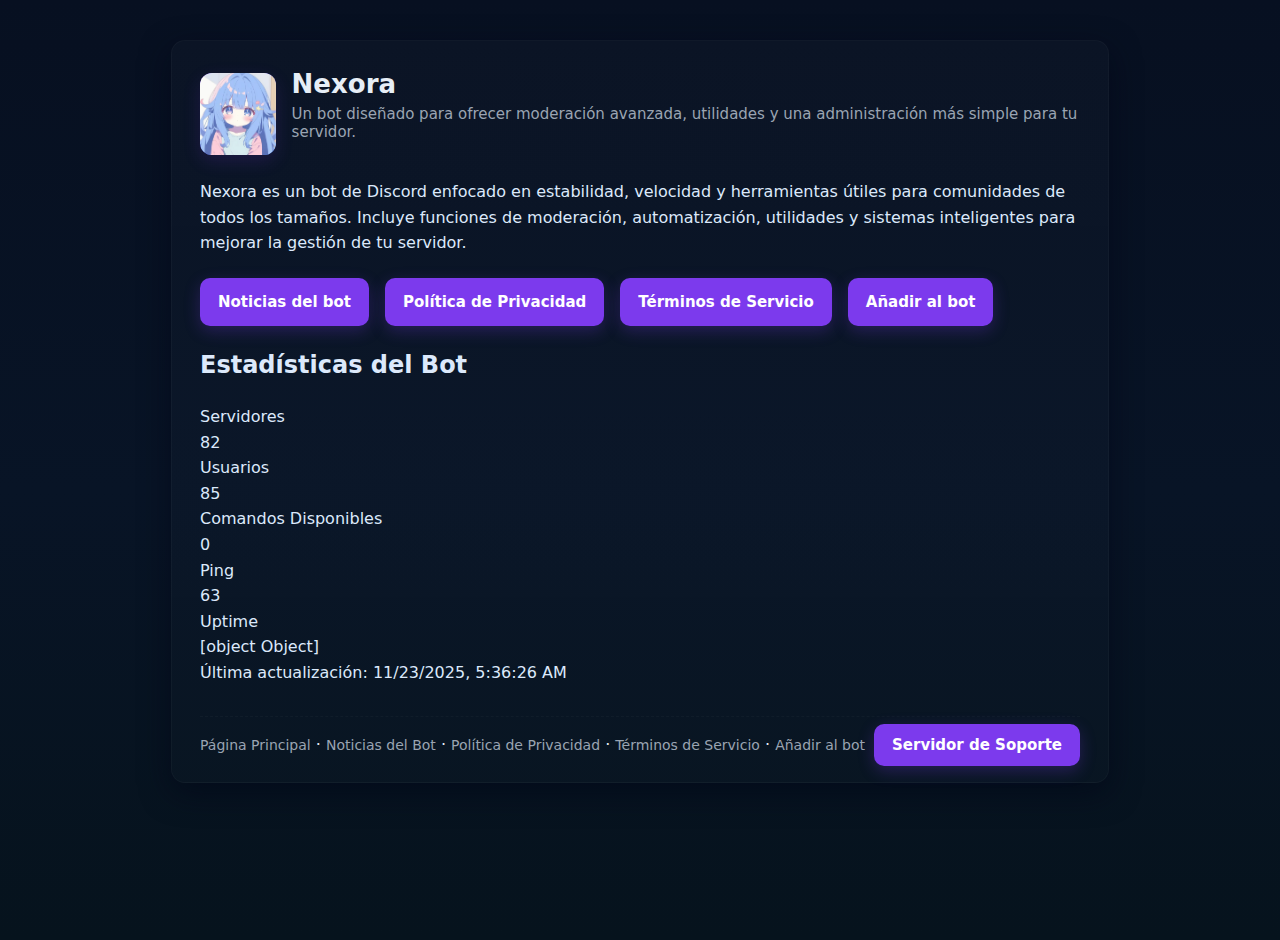
<file: docs/index.html>
<!doctype html>
<html lang="es">
<head>
  <meta charset="utf-8">
  <meta name="viewport" content="width=device-width,initial-scale=1">
  <title>Nexora — Página Principal</title>
  <link rel="icon" type="image/x-icon" href="logo.ico" />
  <link rel="stylesheet" href="css/styles.css" />
  <meta property="og:title" content="Nexora - Pagina Principal">
  <meta name="og:description" content="Un bot diseñado para ofrecer moderación avanzada, utilidades y una administración más simple para tu servidor.">
  <meta property="og:description" content="Nexora es un bot de Discord enfocado en estabilidad, velocidad y herramientas útiles para comunidades de todos los tamaños. Incluye funciones de moderación, automatización, utilidades y sistemas inteligentes para mejorar la gestión de tu servidor.">
  <meta property="og:image" content="logo.ico">
</head>
<body>
  <div class="wrap">

    <header>
      <div class="logo">
        <img src="logo.png" alt="Nexora Logo">
      </div>
      <div>
        <h1><strong>Nexora</strong></h1>
        <p class="lead">Un bot diseñado para ofrecer moderación avanzada, utilidades y una administración más simple para tu servidor.</p>
      </div>
    </header>

    <main>
      <p>
        Nexora es un bot de Discord enfocado en estabilidad, velocidad y herramientas útiles para comunidades de todos los tamaños.  
        Incluye funciones de moderación, automatización, utilidades y sistemas inteligentes para mejorar la gestión de tu servidor.
      </p>

      <div class="buttons">
        <a class="btn" href="news.html">Noticias del bot</a>
        <a class="btn" href="privacy.html">Política de Privacidad</a>
        <a class="btn" href="terms.html">Términos de Servicio</a>
        <a class="btn" href="https://discord.com/oauth2/authorize?client_id=1391170704573206650">Añadir al bot</a>
      </div>

      <!-- 📌 BLOQUE DE ESTADÍSTICAS -->
      <section class="stats-section">
        <h2>Estadísticas del Bot</h2>
        <div id="stats-container" class="stats-grid">
          <!-- Se rellena automáticamente por stats.js -->
        </div>
      </section>

    </main>

    <footer>
      <div>
        <a href="index.html" class="link">Página Principal</a> ·
        <a href="news.html" class="link">Noticias del Bot</a> ·
        <a href="privacy.html" class="link">Política de Privacidad</a> ·
        <a href="terms.html" class="link">Términos de Servicio</a> ·
        <a href="https://discord.com/oauth2/authorize?client_id=1391170704573206650" class="link">Añadir al bot</a>
      </div>
      <div>
        <a class="btn" href="https://discord.gg/NZQE5EHsvh">Servidor de Soporte</a>
      </div>
    </footer>

  </div>

  <script src="scripts/stats.js"></script>
</body>
</html>
</file>
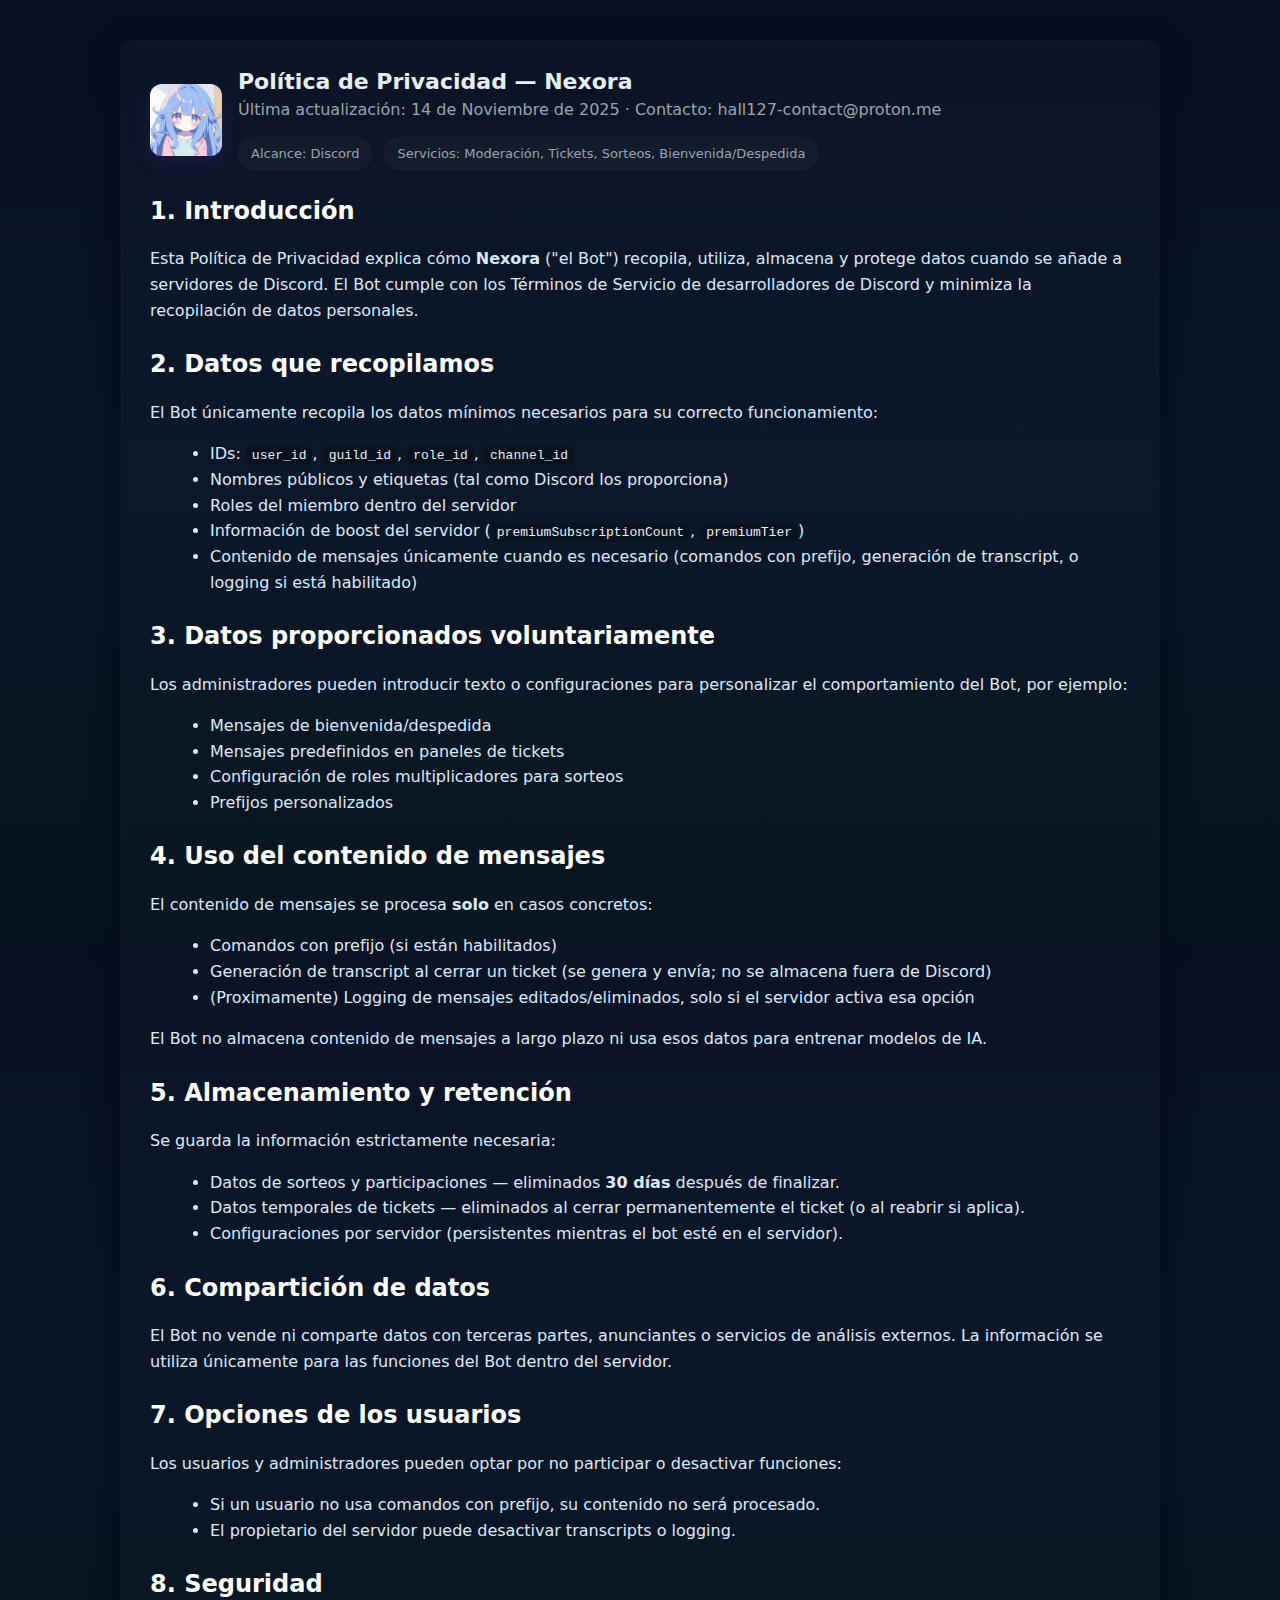
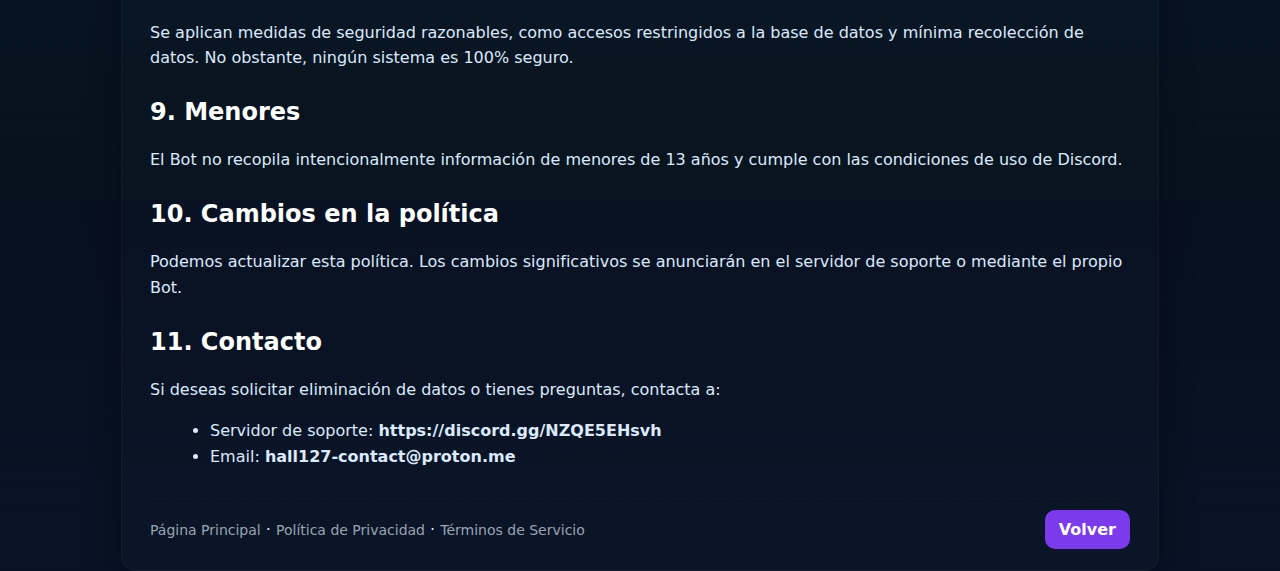
<file: docs/privacy.html>
<!doctype html>
<html lang="es">
<head>
  <meta charset="utf-8">
  <meta name="viewport" content="width=device-width,initial-scale=1">
  <title>Política de Privacidad — Nexora</title>
  <link rel="icon" type="image/x-icon" href="logo.ico" />
  <link rel="stylesheet" href="style.css" />
  <meta property="og:title" content="Nexora - Política de privacidad">
  <meta name="og:description" content="Un bot diseñado para ofrecer moderación avanzada, utilidades y una administración más simple para tu servidor.">
  <meta property="og:description" content="Nexora es un bot de Discord enfocado en estabilidad, velocidad y herramientas útiles para comunidades de todos los tamaños. Incluye funciones de moderación, automatización, utilidades y sistemas inteligentes para mejorar la gestión de tu servidor.">
  <meta property="og:image" content="logo.ico">
</head>
<body>
  <div class="wrap">
    <header>
      <div class="logo">
        <img src="logo.png" alt="Nexora Logo">
      </div>
      <div>
        <h1>Política de Privacidad — <strong>Nexora</strong></h1>
        <p class="lead">Última actualización: <span id="updated">14 de Noviembre de 2025</span> · Contacto: <span id="contact">hall127-contact@proton.me</span></p>
        <div class="meta">
          <div class="pill">Alcance: Discord</div>
          <div class="pill">Servicios: Moderación, Tickets, Sorteos, Bienvenida/Despedida</div>
        </div>
      </div>
    </header>

    <main>
      <section>
        <h2>1. Introducción</h2>
        <p>Esta Política de Privacidad explica cómo <strong>Nexora</strong> ("el Bot") recopila, utiliza, almacena y protege datos cuando se añade a servidores de Discord. El Bot cumple con los Términos de Servicio de desarrolladores de Discord y minimiza la recopilación de datos personales.</p>
      </section>

      <section>
        <h2>2. Datos que recopilamos</h2>
        <p>El Bot únicamente recopila los datos mínimos necesarios para su correcto funcionamiento:</p>
        <ul>
          <li>IDs: <code>user_id</code>, <code>guild_id</code>, <code>role_id</code>, <code>channel_id</code></li>
          <li>Nombres públicos y etiquetas (tal como Discord los proporciona)</li>
          <li>Roles del miembro dentro del servidor</li>
          <li>Información de boost del servidor (<code>premiumSubscriptionCount</code>, <code>premiumTier</code>)</li>
          <li>Contenido de mensajes únicamente cuando es necesario (comandos con prefijo, generación de transcript, o logging si está habilitado)</li>
        </ul>
      </section>

      <section>
        <h2>3. Datos proporcionados voluntariamente</h2>
        <p>Los administradores pueden introducir texto o configuraciones para personalizar el comportamiento del Bot, por ejemplo:</p>
        <ul>
          <li>Mensajes de bienvenida/despedida</li>
          <li>Mensajes predefinidos en paneles de tickets</li>
          <li>Configuración de roles multiplicadores para sorteos</li>
          <li>Prefijos personalizados</li>
        </ul>
      </section>

      <section>
        <h2>4. Uso del contenido de mensajes</h2>
        <p>El contenido de mensajes se procesa <strong>solo</strong> en casos concretos:</p>
        <ul>
          <li>Comandos con prefijo (si están habilitados)</li>
          <li>Generación de transcript al cerrar un ticket (se genera y envía; no se almacena fuera de Discord)</li>
          <li>(Proximamente) Logging de mensajes editados/eliminados, solo si el servidor activa esa opción</li>
        </ul>
        <p class="note">El Bot no almacena contenido de mensajes a largo plazo ni usa esos datos para entrenar modelos de IA.</p>
      </section>

      <section>
        <h2>5. Almacenamiento y retención</h2>
        <p>Se guarda la información estrictamente necesaria:</p>
        <ul>
          <li>Datos de sorteos y participaciones — eliminados <strong>30 días</strong> después de finalizar.</li>
          <li>Datos temporales de tickets — eliminados al cerrar permanentemente el ticket (o al reabrir si aplica).</li>
          <li>Configuraciones por servidor (persistentes mientras el bot esté en el servidor).</li>
        </ul>
      </section>

      <section>
        <h2>6. Compartición de datos</h2>
        <p>El Bot no vende ni comparte datos con terceras partes, anunciantes o servicios de análisis externos. La información se utiliza únicamente para las funciones del Bot dentro del servidor.</p>
      </section>

      <section>
        <h2>7. Opciones de los usuarios</h2>
        <p>Los usuarios y administradores pueden optar por no participar o desactivar funciones:</p>
        <ul>
          <li>Si un usuario no usa comandos con prefijo, su contenido no será procesado.</li>
          <li>El propietario del servidor puede desactivar transcripts o logging.</li>
        </ul>
      </section>

      <section>
        <h2>8. Seguridad</h2>
        <p>Se aplican medidas de seguridad razonables, como accesos restringidos a la base de datos y mínima recolección de datos. No obstante, ningún sistema es 100% seguro.</p>
      </section>

      <section>
        <h2>9. Menores</h2>
        <p>El Bot no recopila intencionalmente información de menores de 13 años y cumple con las condiciones de uso de Discord.</p>
      </section>

      <section>
        <h2>10. Cambios en la política</h2>
        <p>Podemos actualizar esta política. Los cambios significativos se anunciarán en el servidor de soporte o mediante el propio Bot.</p>
      </section>

      <section>
        <h2>11. Contacto</h2>
        <p>Si deseas solicitar eliminación de datos o tienes preguntas, contacta a:</p>
        <ul>
          <li>Servidor de soporte: <strong>https://discord.gg/NZQE5EHsvh</strong></li>
          <li>Email: <strong>hall127-contact@proton.me</strong></li>
        </ul>
      </section>

      <footer>
      <div>
        <a href="index.html" class="link">Página Principal</a> ·
        <a href="privacy.html" class="link">Política de Privacidad</a> ·
        <a href="terms.html" class="link">Términos de Servicio</a>
      </div>
      <div>
        <a class="btn" href="index.html">Volver</a>
      </div>
    </footer>
    </main>
  </div>
</body>
</html>
</file>
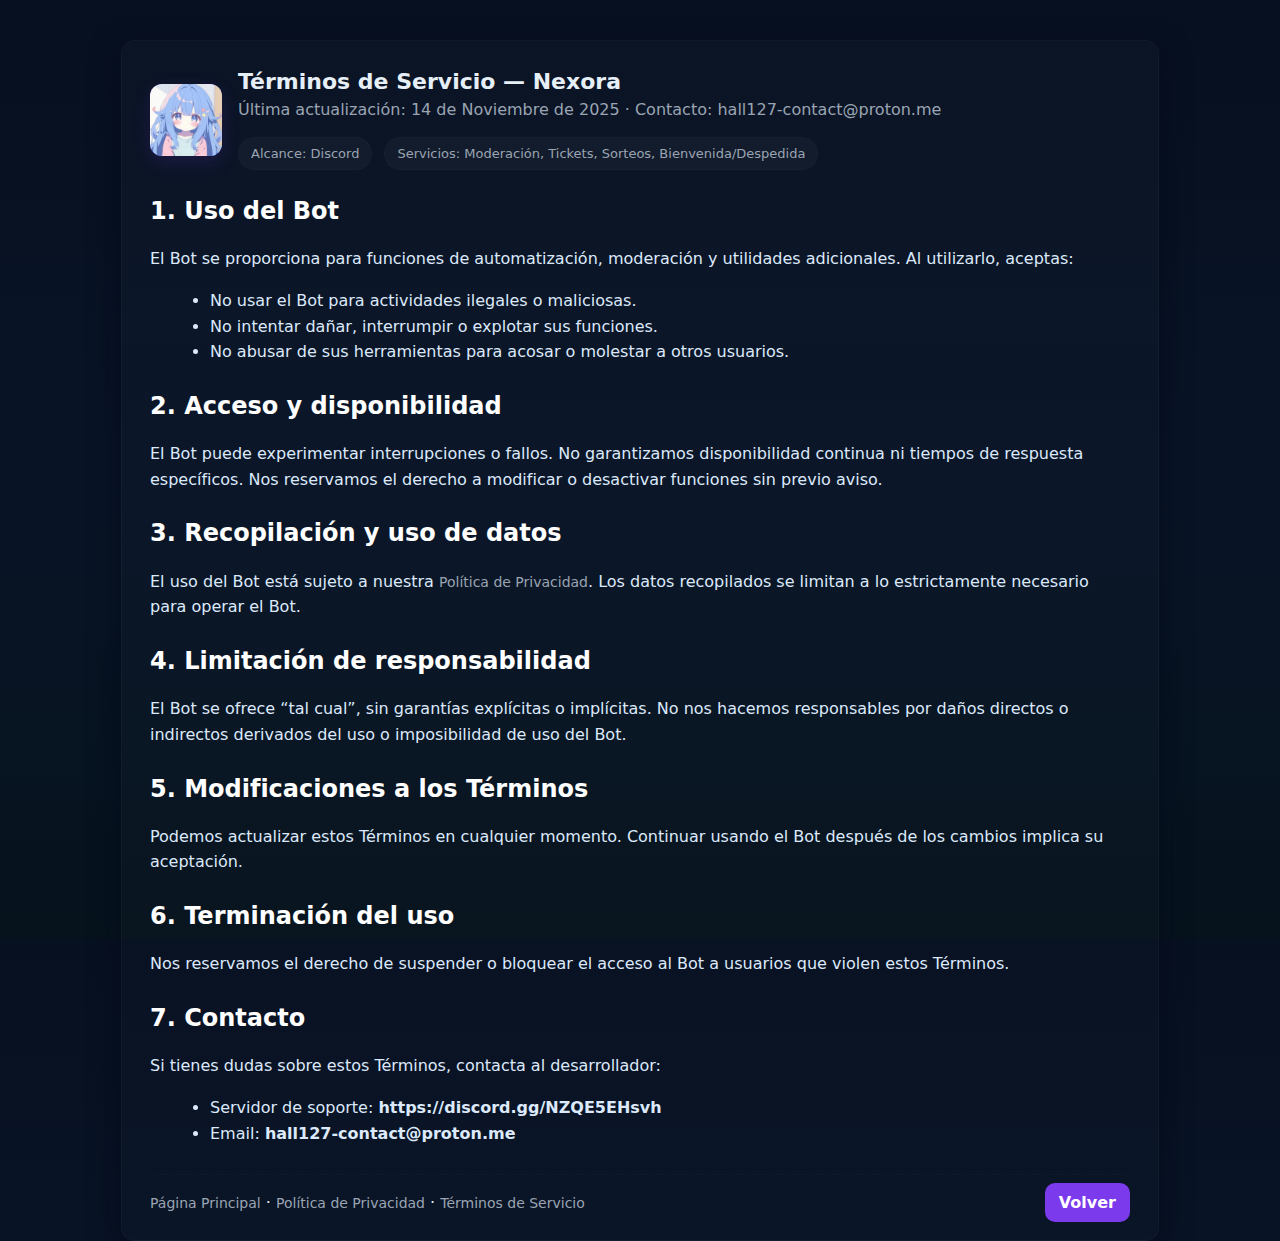
<file: docs/terms.html>
<!doctype html>
<html lang="es">
<head>
  <meta charset="utf-8">
  <meta name="viewport" content="width=device-width,initial-scale=1">
  <title>Términos de Servicio — Nexora</title>
  <link rel="icon" type="image/x-icon" href="logo.ico" />
  <link rel="stylesheet" href="style.css" />
  <meta property="og:title" content="Nexora - Términos de servicio">
  <meta name="og:description" content="Un bot diseñado para ofrecer moderación avanzada, utilidades y una administración más simple para tu servidor.">
  <meta property="og:description" content="Nexora es un bot de Discord enfocado en estabilidad, velocidad y herramientas útiles para comunidades de todos los tamaños. Incluye funciones de moderación, automatización, utilidades y sistemas inteligentes para mejorar la gestión de tu servidor.">
  <meta property="og:image" content="logo.ico">
</head>
<body>
  <div class="wrap">
    <header>
      <div class="logo">
        <img src="logo.png" alt="Nexora Logo">
      </div>
      <div>
        <h1>Términos de Servicio — <strong>Nexora</strong></h1>
        <p class="lead">Última actualización: <span id="updated">14 de Noviembre de 2025</span> · Contacto: <span id="contact">hall127-contact@proton.me</span></p></p>
        <div class="meta">
          <div class="pill">Alcance: Discord</div>
          <div class="pill">Servicios: Moderación, Tickets, Sorteos, Bienvenida/Despedida</div>
        </div>
      </div>
    </header>

    <main>
      <section>
        <h2>1. Uso del Bot</h2>
        <p>El Bot se proporciona para funciones de automatización, moderación y utilidades adicionales. Al utilizarlo, aceptas:</p>
        <ul>
          <li>No usar el Bot para actividades ilegales o maliciosas.</li>
          <li>No intentar dañar, interrumpir o explotar sus funciones.</li>
          <li>No abusar de sus herramientas para acosar o molestar a otros usuarios.</li>
        </ul>
      </section>

      <section>
        <h2>2. Acceso y disponibilidad</h2>
        <p>El Bot puede experimentar interrupciones o fallos. No garantizamos disponibilidad continua ni tiempos de respuesta específicos. Nos reservamos el derecho a modificar o desactivar funciones sin previo aviso.</p>
      </section>

      <section>
        <h2>3. Recopilación y uso de datos</h2>
        <p>El uso del Bot está sujeto a nuestra <a href="privacidad.html" class="link">Política de Privacidad</a>. Los datos recopilados se limitan a lo estrictamente necesario para operar el Bot.</p>
      </section>

      <section>
        <h2>4. Limitación de responsabilidad</h2>
        <p>El Bot se ofrece “tal cual”, sin garantías explícitas o implícitas. No nos hacemos responsables por daños directos o indirectos derivados del uso o imposibilidad de uso del Bot.</p>
      </section>

      <section>
        <h2>5. Modificaciones a los Términos</h2>
        <p>Podemos actualizar estos Términos en cualquier momento. Continuar usando el Bot después de los cambios implica su aceptación.</p>
      </section>

      <section>
        <h2>6. Terminación del uso</h2>
        <p>Nos reservamos el derecho de suspender o bloquear el acceso al Bot a usuarios que violen estos Términos.</p>
      </section>

      <section>
        <h2>7. Contacto</h2>
        <p>Si tienes dudas sobre estos Términos, contacta al desarrollador:</p>
        <ul>
          <li>Servidor de soporte: <strong>https://discord.gg/NZQE5EHsvh</strong></li>
          <li>Email: <strong>hall127-contact@proton.me</strong></li>
        </ul>
      </section>
    </main>

    <footer>
      <div>
        <a href="index.html" class="link">Página Principal</a> ·
        <a href="privacy.html" class="link">Política de Privacidad</a> ·
        <a href="terms.html" class="link">Términos de Servicio</a>
      </div>
      <div>
        <a class="btn" href="index.html">Volver</a>
      </div>
    </footer>

  </div>
</body>
</html>
</file>
<file: docs/css/styles.css>
:root{--bg:#0f1724;--card:#0b1220;--muted:#9aa4b2;--accent:#7c3aed;--glass:rgba(255,255,255,0.03)}body,html{height:100%;margin:0;font-family:Inter,ui-sans-serif,system-ui,-apple-system,"Segoe UI",Roboto,"Helvetica Neue",Arial;background:linear-gradient(180deg,#071021 0,#081426 50%,#06131d 100%);color:#e6eef6}.wrap{max-width:880px;margin:40px auto;padding:28px;border-radius:14px;background:linear-gradient(180deg,rgba(255,255,255,.02),rgba(255,255,255,.01));box-shadow:0 10px 30px rgba(2,6,23,.6);border:1px solid rgba(255,255,255,.03)}header{display:flex;align-items:center;gap:16px}.logo{width:82px;height:82px;border-radius:12px;background:linear-gradient(135deg,var(--accent),#3b82f6);justify-content:center;overflow:hidden;box-shadow:0 6px 18px rgba(124,58,237,.16);display:flex}.logo img{width:100%;height:100%;object-fit:cover}h1{margin:0;font-size:26px}p.lead{color:var(--muted);margin:6px 0 18px;font-size:15px}main{margin-top:20px;line-height:1.6;color:#dce9fb;font-size:16px}.buttons,footer{display:flex;flex-wrap:wrap}.buttons{gap:16px;margin-top:22px}a.btn,a.link{text-decoration:none}a.btn{background:var(--accent);padding:12px 18px;border-radius:10px;font-weight:600;color:#fff;transition:.2s;font-size:15px;box-shadow:0 5px 16px rgba(124,58,237,.26)}a.btn:hover{transform:translateY(-2px);box-shadow:0 8px 18px rgba(124,58,237,.36)}a.link{color:#9aa4b2;font-size:14px}a.link:hover{text-decoration:underline;color:#cbd5e1}footer{margin-top:30px;border-top:1px dashed rgba(255,255,255,.03);padding-top:18px;justify-content:space-between;align-items:center}

@media (max-width: 600px) {
  .wrap {
    margin: 18px;
    padding: 18px;
  }

  /* Header horizontal siempre */
  header {
    gap: 14px;
  }

  /* Logo fijo 70x70 sin estirarse ni deformarse */
  .logo {
    width: 70px;
    height: 70px;
    min-width: 70px;
    min-height: 70px;
    max-width: 70px;
    max-height: 70px;
    flex-shrink: 0; /* Evita que intente comprimirlo */
  }

  /* Asegurar que la imagen mantiene proporción */
  .logo img {
    object-fit: cover;
    width: 100%;
    height: 100%;
  }

  /* El texto se adapta al espacio sobrante */
  header > div {
    flex: 1;
    min-width: 0; /* Permite que el texto haga wrap correctamente */
  }

  h1 {
    font-size: 22px;
  }

  p.lead {
    font-size: 14px;
    margin: 4px 0 14px;
  }

  .buttons {
    justify-content: center;
    gap: 14px;
  }

  footer {
    flex-direction: column;
    gap: 20px;
    text-align: center;
  }
}
</file>
<file: docs/style.css>
:root{--bg:#0f1724;--card:#0b1220;--muted:#9aa4b2;--accent:#7c3aed;--glass:rgba(255,255,255,0.03)}body,html{height:100%;margin:0;font-family:Inter,ui-sans-serif,system-ui,-apple-system,"Segoe UI",Roboto,"Helvetica Neue",Arial;background:linear-gradient(180deg,#071021 0,#081426 50%,#06131d 100%);color:#e6eef6}.wrap{max-width:980px;margin:40px auto;padding:28px;border-radius:14px;background:linear-gradient(180deg,rgba(255,255,255,.02),rgba(255,255,255,.01));box-shadow:0 10px 30px rgba(2,6,23,.6);border:1px solid rgba(255,255,255,.03)}.logo,header{display:flex;align-items:center}header{gap:16px}.logo{width:72px;height:72px;border-radius:12px;background:linear-gradient(135deg,var(--accent),#3b82f6);justify-content:center;overflow:hidden;box-shadow:0 6px 18px rgba(124,58,237,.16)}.logo img{width:100%;height:100%;object-fit:cover}h1{margin:0;font-size:22px}p.lead{color:var(--muted);margin:6px 0 18px}.meta,footer{display:flex;flex-wrap:wrap}.meta{gap:12px;margin-top:8px}.meta .pill{background:var(--glass);padding:8px 12px;border-radius:999px;font-size:13px;color:var(--muted);border:1px solid rgba(255,255,255,.02)}h2,main{margin-top:22px}main{line-height:1.6;color:#dce9fb}h2{margin-bottom:6px}ul{margin:0 0 12px 20px}footer{margin-top:28px;border-top:1px dashed rgba(255,255,255,.03);padding-top:18px;justify-content:space-between;align-items:center}a.btn,a.link{text-decoration:none}a.btn,h2{color:#fff}a.btn{background:var(--accent);padding:10px 14px;border-radius:10px;font-weight:600}a.link{color:#9aa4b2;font-size:14px}a.link:hover{text-decoration:underline;color:#cbd5e1}code{background:rgba(0,0,0,.25);padding:2px 6px;border-radius:6px;color:#e6eef6}

@media (max-width: 600px) {
  .wrap {
    margin: 18px;
    padding: 18px;
  }

  /* Mantener el logo cuadrado y de buen tamaño */
  .logo {
    width: 80px;
    height: 80px;
  }

  /* Evitar que el texto quede aplastado: header en columna */
  header {
    flex-direction: column;
    align-items: center;
    text-align: center;
    gap: 12px;
  }

  /* Ajustar el tamaño del título y texto */
  h1 {
    font-size: 20px;
  }

  p.lead {
    font-size: 15px;
    margin: 4px 0 14px;
  }

  /* Mejor espaciado de los pill tags */
  .meta {
    justify-content: center;
  }

  footer {
    flex-direction: column;
    gap: 20px;
    text-align: center;
  }
}
</file>
